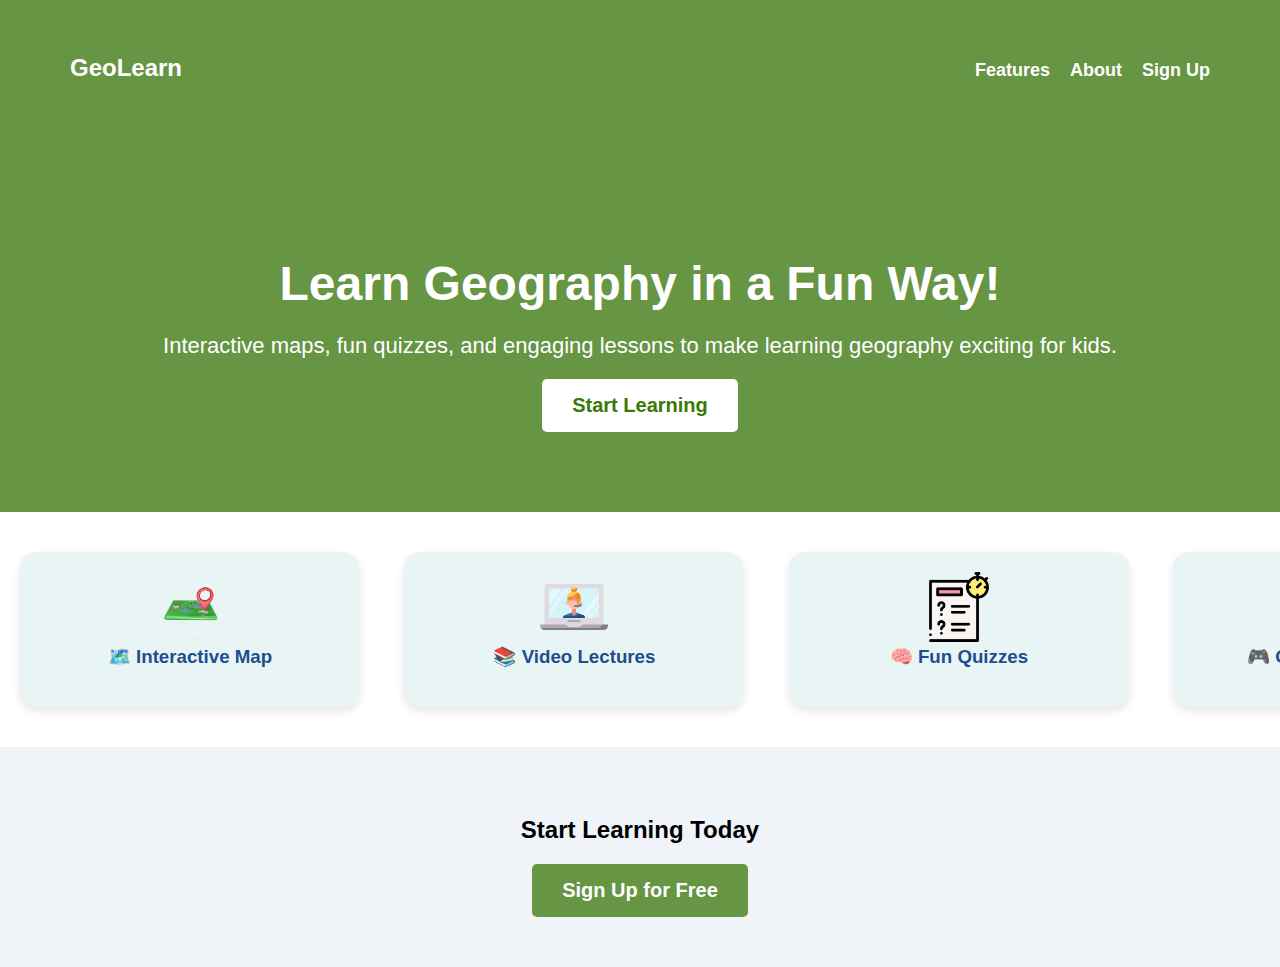
<file: mini-project/index.html>
<!DOCTYPE html>
<html lang="en">

<head>
    <meta charset="UTF-8">
    <meta name="viewport" content="width=device-width, initial-scale=1.0">
    <title>GeoLearn - Explore Geography in a Fun Way</title>
    <link rel="stylesheet" href="index.css">
</head>

<body>
    <header>
        <nav>
            <div>GeoLearn</div>
            <ul>
                <li><a href="#features">Features</a></li>
                <li><a href="#about">About</a></li>
                <li><a href="#signup">Sign Up</a></li>
            </ul>
        </nav>
    </header>

    <section class="hero">
        <h2>Learn Geography in a Fun Way!</h2>
        <p>Interactive maps, fun quizzes, and engaging lessons to make learning geography exciting for kids.</p>
        <a href="login.html"><button >Start Learning</button></a>
    </section>

    <div class="carousel-container" id="features">
        <div class="carousel-track">
            <div class="feature-card">
                <img src="/mini-project/images/map.webp" alt="map" width="70" height="70">
                <h3>🗺️ Interactive Map</h3>
                </div>
              <div class="feature-card">
                <img src="/mini-project/images/video.png" alt="map" width="70" height="70">
                <h3>📚 Video Lectures</h3>
                </div>
              <div class="feature-card">
                <img src="/mini-project/images/quiz.png" alt="map" width="70" height="70">
                <h3>🧠 Fun Quizzes</h3>
                </div>
              <div class="feature-card">
                <img src="/mini-project/images/game.png" alt="map" width="70" height="70">
                <h3>🎮 Gamified Learning</h3>
                </div>
              <div class="feature-card">
                <img src="/mini-project/images/studentlogin.png" alt="map" width="70" height="70">
                <h3>🔐 Student Login</h3>
              </div>
              <div class="feature-card">
                <img src="/mini-project/images/progress.png" alt="map" width="70" height="70">
                <h3>📊 Progress Dashboard</h3>
               </div>
              
              <!-- Duplicate for seamless scroll loop -->
              <div class="feature-card">
                <img src="/mini-project/images/map.webp" alt="map" width="70" height="70">
                <h3>🗺️ Interactive Map</h3>
                </div>
              <div class="feature-card">
                <img src="/mini-project/images/video.png" alt="map" width="70" height="70">
                <h3>📚 Video Lectures</h3>
                </div>
              <div class="feature-card">
                <img src="/mini-project/images/quiz.png" alt="map" width="70" height="70">
                <h3>🧠 Fun Quizzes</h3>
                </div>
        </div>
    </div>

    <section id="signup">
        <h2>Start Learning Today</h2>
        <a href="login.html">
       
        <button >Sign Up for Free</button>
    </a>
    </section>

</body>

</html>
</file>
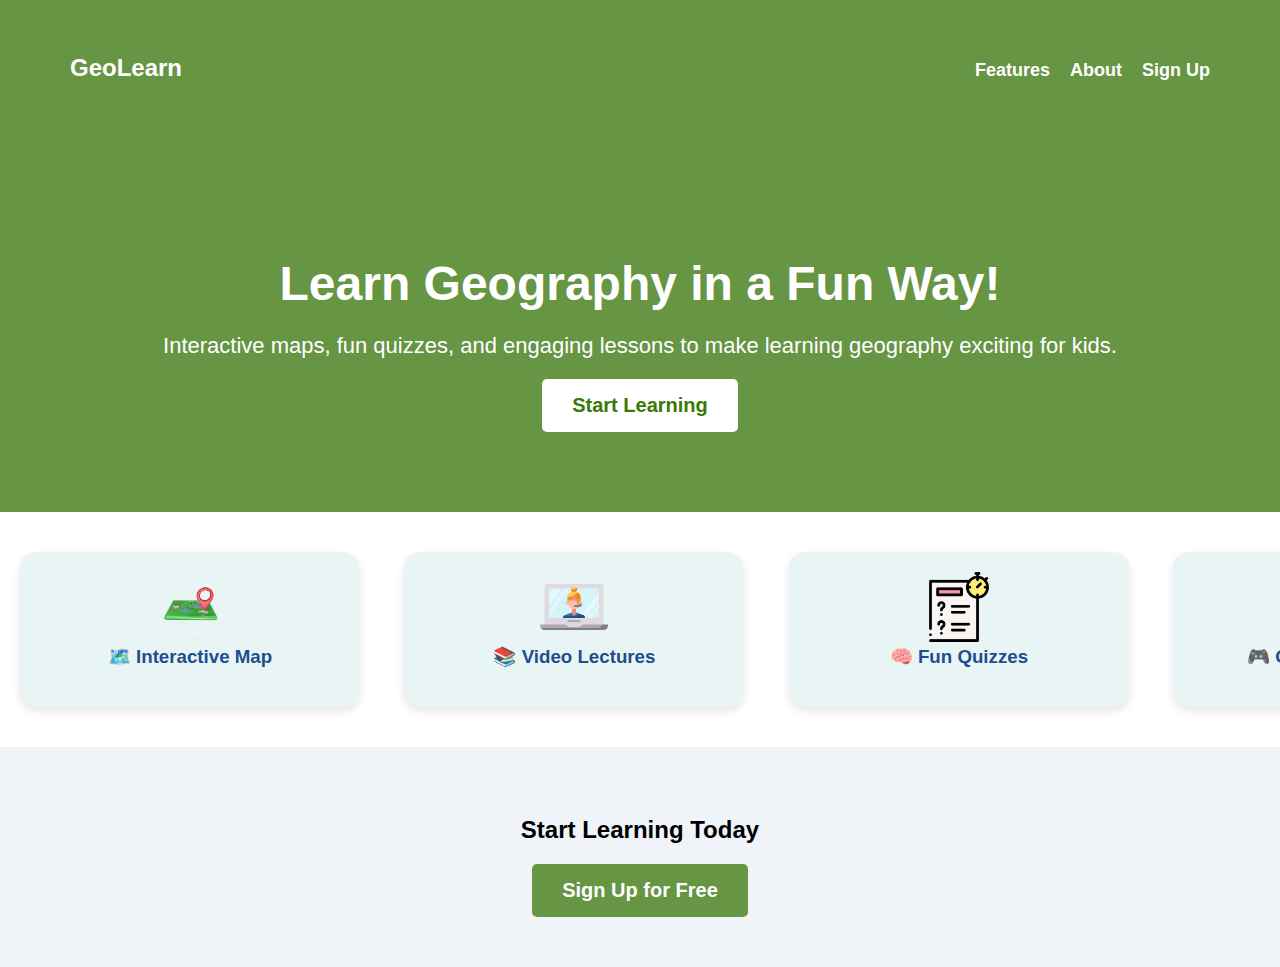
<file: p1/index.html>
<!DOCTYPE html>
<html lang="en">

<head>
    <meta charset="UTF-8">
    <meta name="viewport" content="width=device-width, initial-scale=1.0">
    <title>GeoLearn - Explore Geography in a Fun Way</title>
    <link rel="stylesheet" href="index.css">
</head>

<body>
    <header>
        <nav>
            <div>GeoLearn</div>
            <ul>
                <li><a href="#features">Features</a></li>
                <li><a href="#about">About</a></li>
                <li><a href="#signup">Sign Up</a></li>
            </ul>
        </nav>
    </header>

    <section class="hero">
        <h2>Learn Geography in a Fun Way!</h2>
        <p>Interactive maps, fun quizzes, and engaging lessons to make learning geography exciting for kids.</p>
        <a href="login.html"><button >Start Learning</button></a>
    </section>

    <div class="carousel-container" id="features">
        <div class="carousel-track">
            <div class="feature-card">
                <img src="images/map.webp" alt="map" width="70" height="70">
                <h3>🗺️ Interactive Map</h3>
                </div>
              <div class="feature-card">
                <img src="images/video.png" alt="map" width="70" height="70">
                <h3>📚 Video Lectures</h3>
                </div>
              <div class="feature-card">
                <img src="images/quiz.png" alt="map" width="70" height="70">
                <h3>🧠 Fun Quizzes</h3>
                </div>
              <div class="feature-card">
                <img src="images/game.png" alt="map" width="70" height="70">
                <h3>🎮 Gamified Learning</h3>
                </div>
              <div class="feature-card">
                <img src="images/studentlogin.png" alt="map" width="70" height="70">
                <h3>🔐 Student Login</h3>
              </div>
              <div class="feature-card">
                <img src="images/progress.png" alt="map" width="70" height="70">
                <h3>📊 Progress Dashboard</h3>
               </div>
              
              <!-- Duplicate for seamless scroll loop -->
              <div class="feature-card">
                <img src="images/map.webp" alt="map" width="70" height="70">
                <h3>🗺️ Interactive Map</h3>
                </div>
              <div class="feature-card">
                <img src="images/video.png" alt="map" width="70" height="70">
                <h3>📚 Video Lectures</h3>
                </div>
              <div class="feature-card">
                <img src="images/quiz.png" alt="map" width="70" height="70">
                <h3>🧠 Fun Quizzes</h3>
                </div>
        </div>
    </div>

    <section id="signup">
        <h2>Start Learning Today</h2>
        <a href="login.html">
       
        <button >Sign Up for Free</button>
    </a>
    </section>

</body>

</html>
</file>
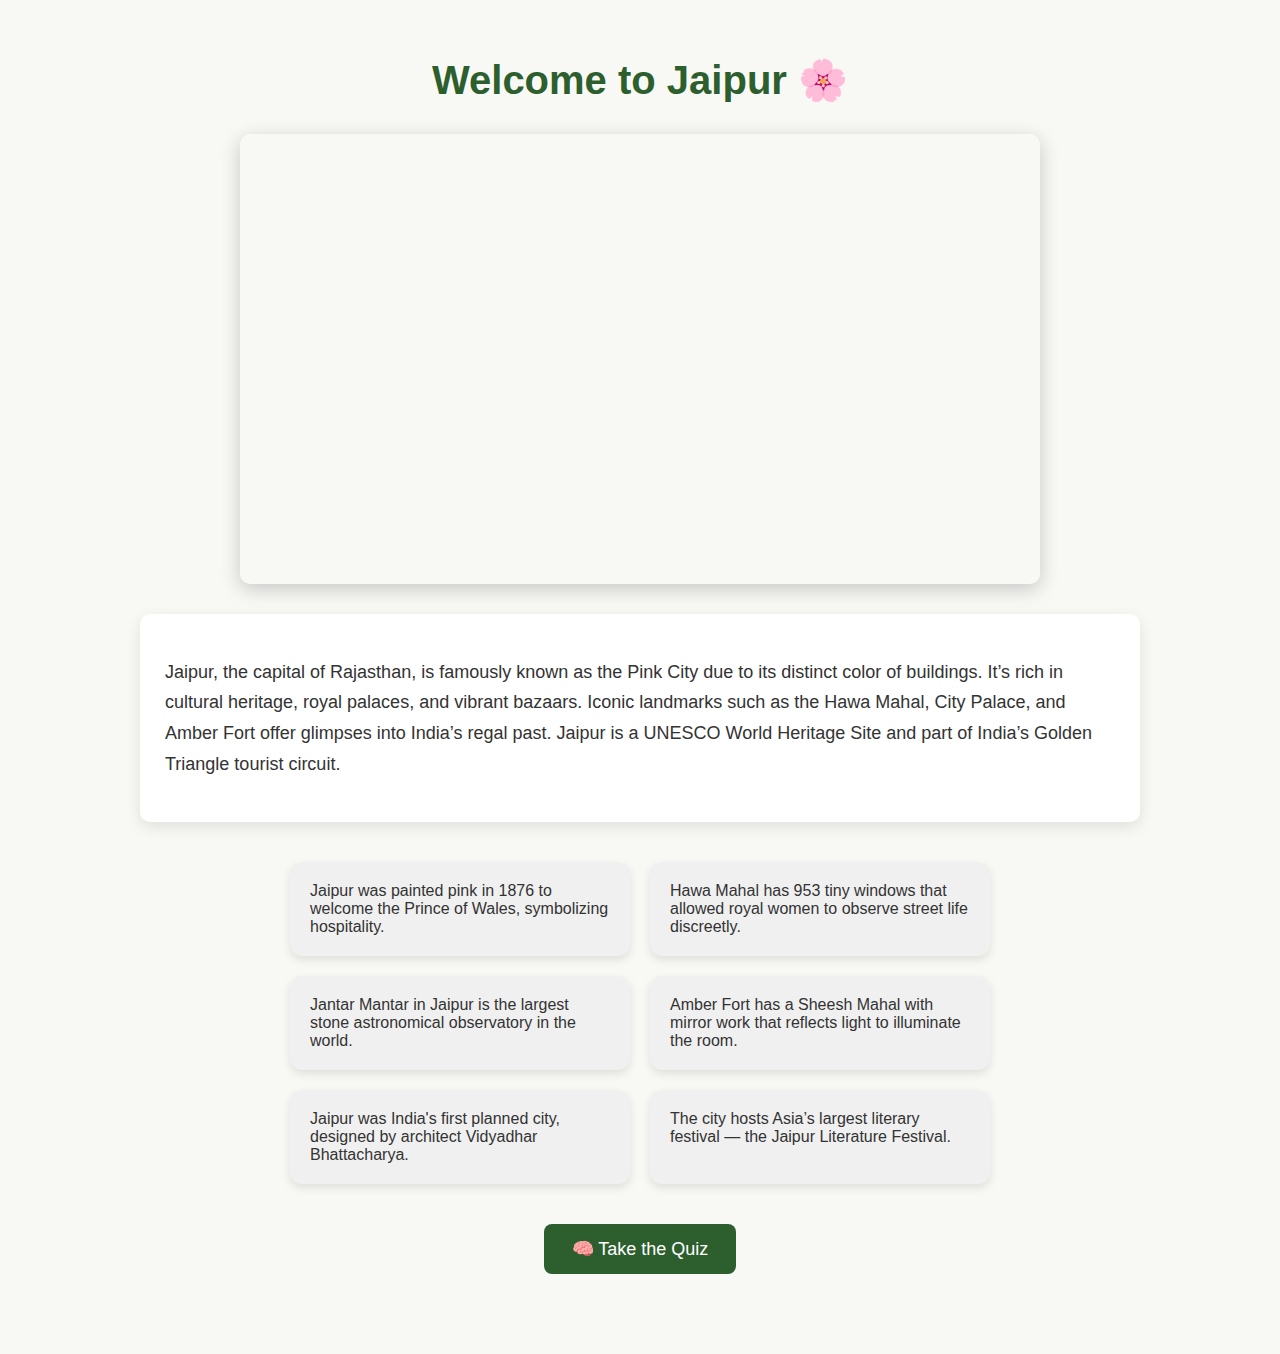
<file: mini-project/learning.html>
<!DOCTYPE html>
<html lang="en">
<head>
  <meta charset="UTF-8" />
  <meta name="viewport" content="width=device-width, initial-scale=1.0"/>
  <title>Jaipur - GeoLearn</title>
  <style>
    body {
      margin: 0;
      font-family: 'Segoe UI', sans-serif;
      background-color: #f8f8f5;
      color: #333;
    }

    .container {
      max-width: 1000px;
      margin: auto;
      padding: 30px 20px;
    }

    h1 {
      text-align: center;
      font-size: 2.5rem;
      color: #2C5F2D;
      margin-bottom: 30px;
    }

    .video-section {
      display: flex;
      justify-content: center;
      margin-bottom: 30px;
    }

    iframe {
      width: 100%;
      max-width: 800px;
      height: 450px;
      border: none;
      border-radius: 10px;
      box-shadow: 0 5px 20px rgba(0,0,0,0.2);
    }

    .info-section {
      background-color: #fff;
      padding: 25px;
      border-radius: 10px;
      box-shadow: 0 5px 15px rgba(0,0,0,0.1);
      margin-bottom: 40px;
      max-height: 300px;
      overflow-y: auto;
    }

    .info-section p {
      font-size: 18px;
      line-height: 1.7;
    }

    .cards-container {
      display: flex;
      flex-wrap: wrap;
      gap: 20px;
      justify-content: center;
      margin-bottom: 40px;
    }

    .card {
      background-color: #f0f0f0;
      padding: 20px;
      border-radius: 12px;
      width: 300px;
      box-shadow: 0 4px 10px rgba(0, 0, 0, 0.1);
      transition: 0.3s ease;
    }

    .card:hover {
      background-color: #e3f7e3;
      transform: scale(1.02);
    }

    .quiz-btn {
      display: flex;
      justify-content: center;
      margin-bottom: 50px;
    }

    .quiz-btn a {
      background-color: #2C5F2D;
      color: white;
      text-decoration: none;
      padding: 14px 28px;
      font-size: 18px;
      border-radius: 8px;
      transition: background-color 0.3s ease;
    }

    .quiz-btn a:hover {
      background-color: #21451f;
    }
  </style>
</head>
<body>

  <div class="container">
    <h1>Welcome to Jaipur 🌸</h1>

    <div class="video-section">
      <iframe src="https://www.youtube.com/embed/XxZmVtUqF4c" title="Jaipur Travel Video" allowfullscreen></iframe>
    </div>

    <div class="info-section">
      <p>
        Jaipur, the capital of Rajasthan, is famously known as the Pink City due to its distinct color of buildings.
        It’s rich in cultural heritage, royal palaces, and vibrant bazaars. Iconic landmarks such as the Hawa Mahal,
        City Palace, and Amber Fort offer glimpses into India’s regal past. Jaipur is a UNESCO World Heritage Site and
        part of India’s Golden Triangle tourist circuit.
      </p>
    </div>

    <div class="cards-container">
      <div class="card">Jaipur was painted pink in 1876 to welcome the Prince of Wales, symbolizing hospitality.</div>
      <div class="card">Hawa Mahal has 953 tiny windows that allowed royal women to observe street life discreetly.</div>
      <div class="card">Jantar Mantar in Jaipur is the largest stone astronomical observatory in the world.</div>
      <div class="card">Amber Fort has a Sheesh Mahal with mirror work that reflects light to illuminate the room.</div>
      <div class="card">Jaipur was India's first planned city, designed by architect Vidyadhar Bhattacharya.</div>
      <div class="card">The city hosts Asia’s largest literary festival — the Jaipur Literature Festival.</div>
    </div>

    <div class="quiz-btn">
      <a href="quiz.html">🧠 Take the Quiz</a>
    </div>
  </div>

</body>
</html>
</file>
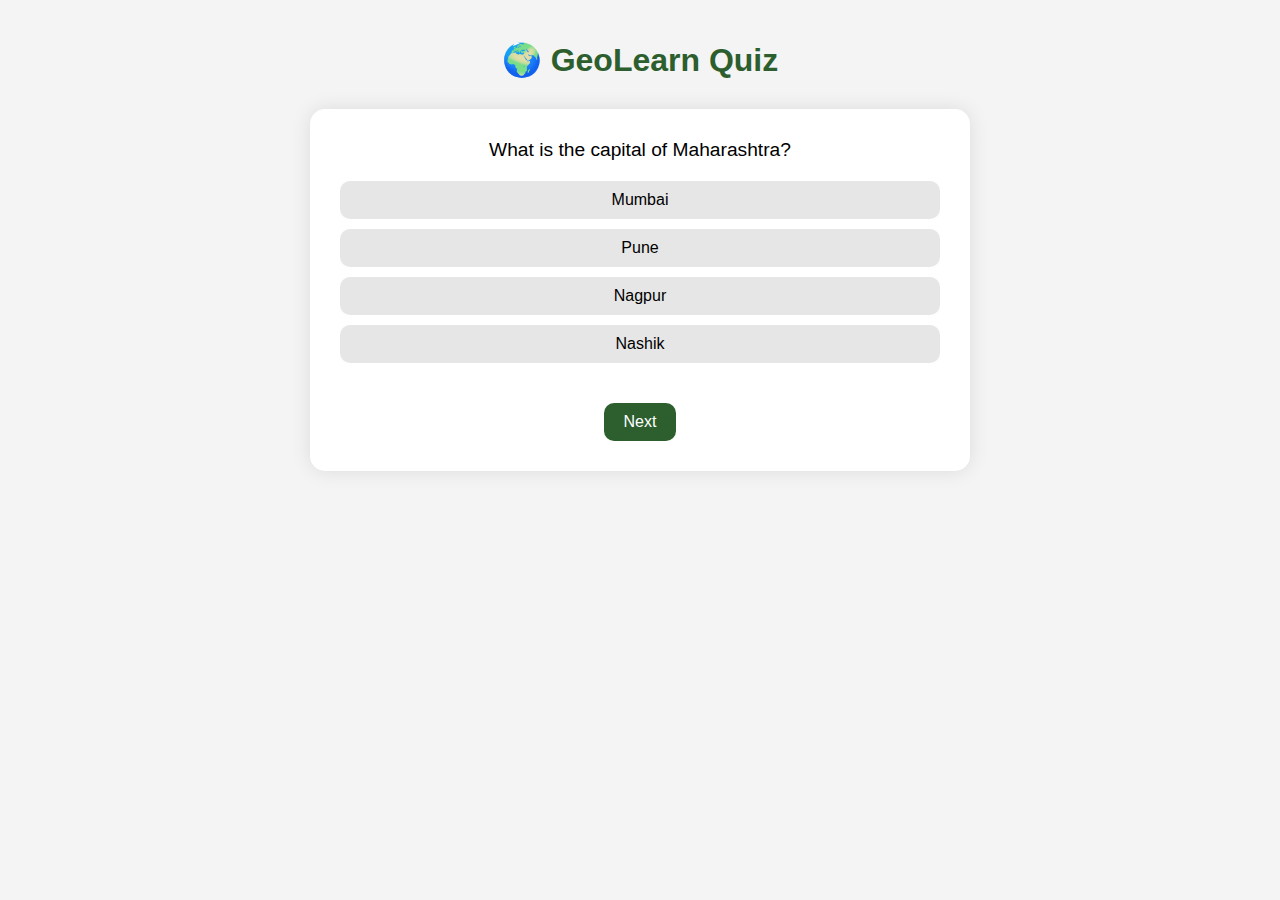
<file: mini-project/quiz.html>
<!DOCTYPE html>
<html lang="en">
<head>
  <meta charset="UTF-8">
  <title>GeoLearn Quiz</title>
  <meta name="viewport" content="width=device-width, initial-scale=1.0">
  <style>
    body {
      font-family: 'Arial', sans-serif;
      background-color: #f4f4f4;
      margin: 0;
      padding: 20px;
      text-align: center;
    }

    h1 {
      color: #2C5F2D;
    }

    .quiz-container {
      max-width: 600px;
      margin: 30px auto;
      background: white;
      padding: 30px;
      border-radius: 15px;
      box-shadow: 0 0 20px rgba(0,0,0,0.1);
    }

    .question {
      font-size: 1.2rem;
      margin-bottom: 20px;
    }

    .options button {
      display: block;
      width: 100%;
      padding: 10px;
      margin: 10px 0;
      background: #e6e6e6;
      border: none;
      border-radius: 10px;
      cursor: pointer;
      font-size: 1rem;
      transition: background 0.3s ease;
    }

    .options button:hover {
      background: #d4edda;
    }

    .result {
      margin-top: 20px;
      font-weight: bold;
      color: #155724;
    }

    .next-btn {
      margin-top: 20px;
      padding: 10px 20px;
      background: #2C5F2D;
      color: white;
      border: none;
      border-radius: 10px;
      font-size: 1rem;
      cursor: pointer;
    }

    .next-btn:hover {
      background: #244a20;
    }
  </style>
</head>
<body>

  <h1>🌍 GeoLearn Quiz</h1>
  <div class="quiz-container">
    <div class="question" id="question"></div>
    <div class="options" id="options"></div>
    <div class="result" id="result"></div>
    <button class="next-btn" id="nextBtn" onclick="loadNextQuestion()">Next</button>
  </div>

  <script>
    const quiz = [
      {
        question: "What is the capital of Maharashtra?",
        options: ["Mumbai", "Pune", "Nagpur", "Nashik"],
        answer: "Mumbai"
      },
      {
        question: "Which Indian state is known as the Land of Kings?",
        options: ["Punjab", "Rajasthan", "Uttar Pradesh", "Gujarat"],
        answer: "Rajasthan"
      },
      {
        question: "Kerala is famous for its?",
        options: ["Backwaters", "Deserts", "Tea Estates", "Mountains"],
        answer: "Backwaters"
      }
    ];

    let currentIndex = 0;
    let score = 0;

    function loadQuestion() {
      document.getElementById("result").innerText = "";
      const current = quiz[currentIndex];
      document.getElementById("question").innerText = current.question;
      const optionsDiv = document.getElementById("options");
      optionsDiv.innerHTML = "";

      current.options.forEach(option => {
        const btn = document.createElement("button");
        btn.innerText = option;
        btn.onclick = () => checkAnswer(option);
        optionsDiv.appendChild(btn);
      });
    }

    function checkAnswer(selected) {
      const correct = quiz[currentIndex].answer;
      const result = document.getElementById("result");
      if (selected === correct) {
        result.innerText = "✅ Correct!";
        score++;
      } else {
        result.innerText = `❌ Wrong! Correct answer: ${correct}`;
      }

      Array.from(document.getElementById("options").children).forEach(btn => {
        btn.disabled = true;
      });
    }

    function loadNextQuestion() {
      currentIndex++;
      if (currentIndex < quiz.length) {
        loadQuestion();
      } else {
        document.querySelector(".quiz-container").innerHTML = `
          <h2>Your Score: ${score} / ${quiz.length}</h2>
          <p>🎉 Thanks for playing!</p>
          <button class="next-btn" onclick="window.location.href='map.html'">Back to Home</button>
        `;
      }
    }

    // Load first question
    loadQuestion();
  </script>
</body>
</html>
</file>
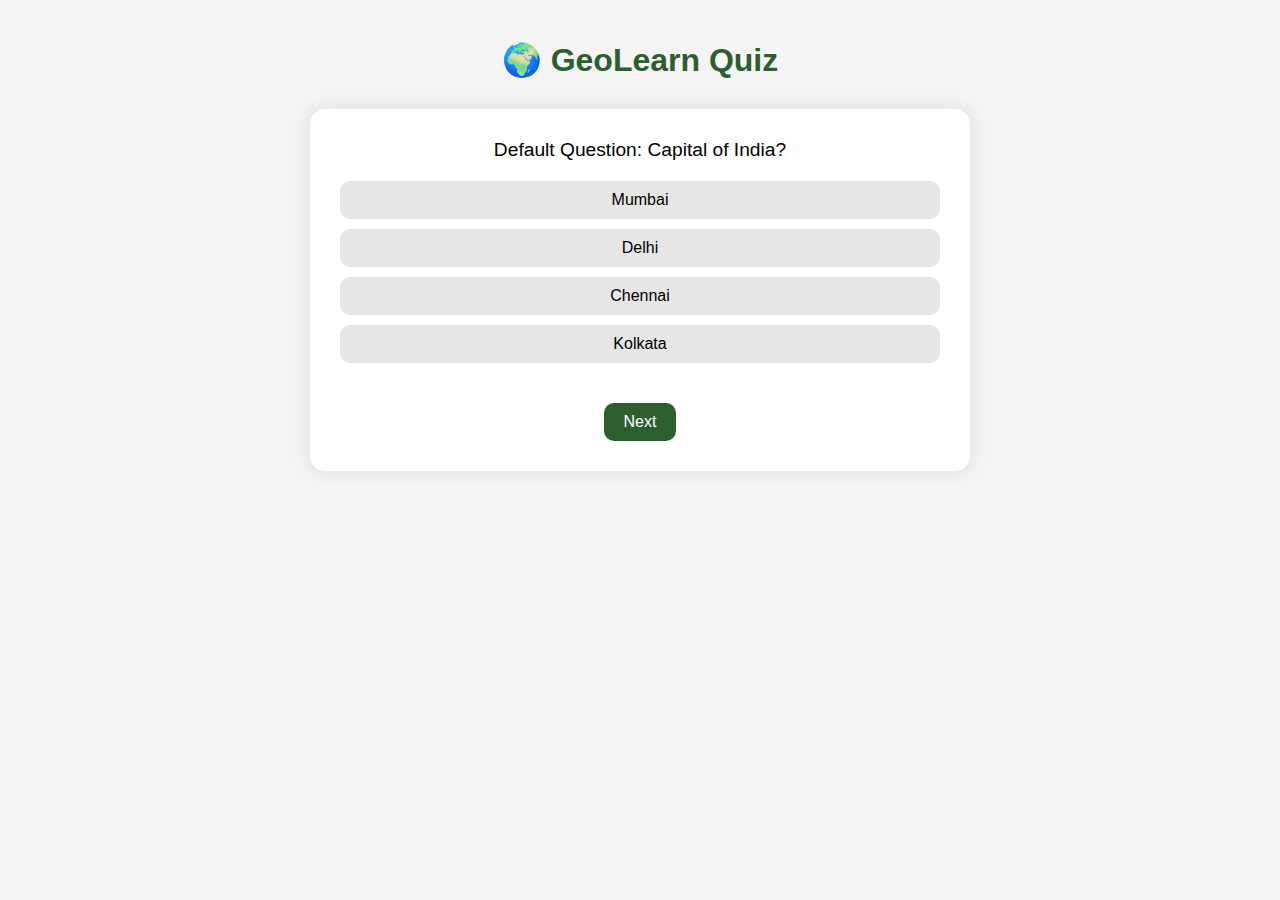
<file: p1/quiz1.html>
<!DOCTYPE html>
<html lang="en">
<head>
  <meta charset="UTF-8">
  <title>GeoLearn Quiz</title>
  <meta name="viewport" content="width=device-width, initial-scale=1.0">
  <style>
    body {
      font-family: 'Arial', sans-serif;
      background-color: #f4f4f4;
      margin: 0;
      padding: 20px;
      text-align: center;
    }

    h1 {
      color: #2C5F2D;
    }

    .quiz-container {
      max-width: 600px;
      margin: 30px auto;
      background: white;
      padding: 30px;
      border-radius: 15px;
      box-shadow: 0 0 20px rgba(0,0,0,0.1);
    }

    .question {
      font-size: 1.2rem;
      margin-bottom: 20px;
    }

    .options button {
      display: block;
      width: 100%;
      padding: 10px;
      margin: 10px 0;
      background: #e6e6e6;
      border: none;
      border-radius: 10px;
      cursor: pointer;
      font-size: 1rem;
      transition: background 0.3s ease;
    }

    .options button:hover {
      background: #d4edda;
    }

    .result {
      margin-top: 20px;
      font-weight: bold;
      color: #155724;
    }

    .next-btn {
      margin-top: 20px;
      padding: 10px 20px;
      background: #2C5F2D;
      color: white;
      border: none;
      border-radius: 10px;
      font-size: 1rem;
      cursor: pointer;
    }

    .next-btn:hover {
      background: #244a20;
    }
  </style>
</head>
<body>

  <h1>🌍 GeoLearn Quiz</h1>
  <div class="quiz-container">
    <div class="question" id="question"></div>
    <div class="options" id="options"></div>
    <div class="result" id="result"></div>
    <button class="next-btn" id="nextBtn" onclick="loadNextQuestion()">Next</button>
  </div>

  <script>
    const stateQuizzes = {
      "maharashtra": [
        {
          question: "What is the capital of Maharashtra?",
          options: ["Mumbai", "Pune", "Nagpur", "Nashik"],
          answer: "Mumbai"
        },
        {
          question: "Which fort is located in Maharashtra?",
          options: ["Golconda", "Raigad", "Red Fort", "Amber"],
          answer: "Raigad"
        }
      ],
      "rajasthan": [
        {
          question: "Which Indian state is known as the Land of Kings?",
          options: ["Punjab", "Rajasthan", "Uttar Pradesh", "Gujarat"],
          answer: "Rajasthan"
        },
        {
          question: "Which is a famous desert city in Rajasthan?",
          options: ["Jodhpur", "Jaisalmer", "Udaipur", "Jaipur"],
          answer: "Jaisalmer"
        }
      ],
      "kerala": [
        {
          question: "Kerala is famous for its?",
          options: ["Backwaters", "Deserts", "Tea Estates", "Mountains"],
          answer: "Backwaters"
        },
        {
          question: "Which dance form is from Kerala?",
          options: ["Bharatanatyam", "Kathak", "Kathakali", "Odissi"],
          answer: "Kathakali"
        }
      ]
    };

    const urlParams = new URLSearchParams(window.location.search);
    const state = urlParams.get("state")?.toLowerCase();

    let quiz = stateQuizzes[state] || [
      {
        question: "Default Question: Capital of India?",
        options: ["Mumbai", "Delhi", "Chennai", "Kolkata"],
        answer: "Delhi"
      }
    ];

    let currentIndex = 0;
    let score = 0;

    function loadQuestion() {
      document.getElementById("result").innerText = "";
      const current = quiz[currentIndex];
      document.getElementById("question").innerText = current.question;
      const optionsDiv = document.getElementById("options");
      optionsDiv.innerHTML = "";

      current.options.forEach(option => {
        const btn = document.createElement("button");
        btn.innerText = option;
        btn.onclick = () => checkAnswer(option);
        optionsDiv.appendChild(btn);
      });
    }

    function checkAnswer(selected) {
      const correct = quiz[currentIndex].answer;
      const result = document.getElementById("result");
      if (selected === correct) {
        result.innerText = "✅ Correct!";
        score++;
      } else {
        result.innerText = `❌ Wrong! Correct answer: ${correct}`;
      }

      Array.from(document.getElementById("options").children).forEach(btn => {
        btn.disabled = true;
      });
    }

    function loadNextQuestion() {
      currentIndex++;
      if (currentIndex < quiz.length) {
        loadQuestion();
      } else {
        document.querySelector(".quiz-container").innerHTML = `
          <h2>Your Score: ${score} / ${quiz.length}</h2>
          <p>🎉 Thanks for playing!</p>
          <button class="next-btn" onclick="window.location.href='map.html'">Back to Home</button>
        `;
      }
    }

    // Load first question
    loadQuestion();
  </script>
</body>
</html>
</file>
<file: mini-project/index.css>
body {
    font-family: 'Arial', sans-serif;
    margin: 0;
    padding: 0;
    background: #f0f4f8;
    text-align: center;
}

header {
    background:  #669543;
    padding: 20px;
    color: white;
    font-size: 24px;
    font-weight: bold;
}

nav {
    display: flex;
    justify-content: space-between;
    align-items: center;
    padding: 10px 50px;
}

nav ul {
    list-style: none;
    padding: 0;
    display: flex;
    gap: 20px;
}

nav ul li {
    display: inline;
}

nav a {
    color: white;
    text-decoration: none;
    font-size: 18px;
}

.hero {
    background: #669543;
    color: white;
    padding: 80px 20px;
}

.hero h2 {
    font-size: 48px;
    margin-bottom: 10px;
}

.hero p {
    font-size: 22px;
    margin-bottom: 20px;
}

.hero button {
    background: white;
    color: #397a07;
    border: none;
    padding: 15px 30px;
    font-size: 20px;
    cursor: pointer;
    font-weight: bold;
    border-radius: 5px;
}

.hero button:hover {
    background: white;
    color:  #669543;
    border: none;
  
    font-size: 22px;
    cursor: pointer;
    font-weight: bold;
    border-radius: 5px;
}

#signup {
    padding: 50px 20px;
}

#signup button {
    background: #669543;
    color: white;
    border: none;
    padding: 15px 30px;
    font-size: 20px;
    cursor: pointer;
    font-weight: bold;
    border-radius: 5px;
}

#signup button:hover {
    background: #90C67C;
    color: white;
    border: none;
    padding: 15px 30px;
    font-size: 22px;
    cursor: pointer;
    font-weight: bolder;

}

.carousel-container {
overflow: hidden;
white-space: nowrap;
background: #ffffff;
padding: 40px 0;
}

.carousel-track {
display: inline-block;
animation: scroll-left 30s linear infinite;
}

.feature-card {
display: inline-block;
width: 300px;
margin: 0 20px;
vertical-align: top;
background: #e9f5f4;
padding: 20px;
border-radius: 16px;
box-shadow: 0 4px 8px rgba(0,0,0,0.1);
}

.feature-card h3 {
margin-top: 0;
color: #1e4d91;
}

.feature-card p {
margin: 10px 0 0;
color: #333;
}

@keyframes scroll-left {
0% { transform: translateX(0); }
100% { transform: translateX(-50%); }
}
</file>
<file: p1/index.css>
body {
    font-family: 'Arial', sans-serif;
    margin: 0;
    padding: 0;
    background: #f0f4f8;
    text-align: center;
}

header {
    background:  #669543;
    padding: 20px;
    color: white;
    font-size: 24px;
    font-weight: bold;
}

nav {
    display: flex;
    justify-content: space-between;
    align-items: center;
    padding: 10px 50px;
}

nav ul {
    list-style: none;
    padding: 0;
    display: flex;
    gap: 20px;
}

nav ul li {
    display: inline;
}

nav a {
    color: white;
    text-decoration: none;
    font-size: 18px;
}

.hero {
    background: #669543;
    color: white;
    padding: 80px 20px;
}

.hero h2 {
    font-size: 48px;
    margin-bottom: 10px;
}

.hero p {
    font-size: 22px;
    margin-bottom: 20px;
}

.hero button {
    background: white;
    color: #397a07;
    border: none;
    padding: 15px 30px;
    font-size: 20px;
    cursor: pointer;
    font-weight: bold;
    border-radius: 5px;
}

.hero button:hover {
    background: white;
    color:  #669543;
    border: none;
  
    font-size: 22px;
    cursor: pointer;
    font-weight: bold;
    border-radius: 5px;
}

#signup {
    padding: 50px 20px;
}

#signup button {
    background: #669543;
    color: white;
    border: none;
    padding: 15px 30px;
    font-size: 20px;
    cursor: pointer;
    font-weight: bold;
    border-radius: 5px;
}

#signup button:hover {
    background: #90C67C;
    color: white;
    border: none;
    padding: 15px 30px;
    font-size: 22px;
    cursor: pointer;
    font-weight: bolder;

}

.carousel-container {
overflow: hidden;
white-space: nowrap;
background: #ffffff;
padding: 40px 0;
}

.carousel-track {
display: inline-block;
animation: scroll-left 30s linear infinite;
}

.feature-card {
display: inline-block;
width: 300px;
margin: 0 20px;
vertical-align: top;
background: #e9f5f4;
padding: 20px;
border-radius: 16px;
box-shadow: 0 4px 8px rgba(0,0,0,0.1);
}

.feature-card h3 {
margin-top: 0;
color: #1e4d91;
}

.feature-card p {
margin: 10px 0 0;
color: #333;
}

@keyframes scroll-left {
0% { transform: translateX(0); }
100% { transform: translateX(-50%); }
}
</file>
